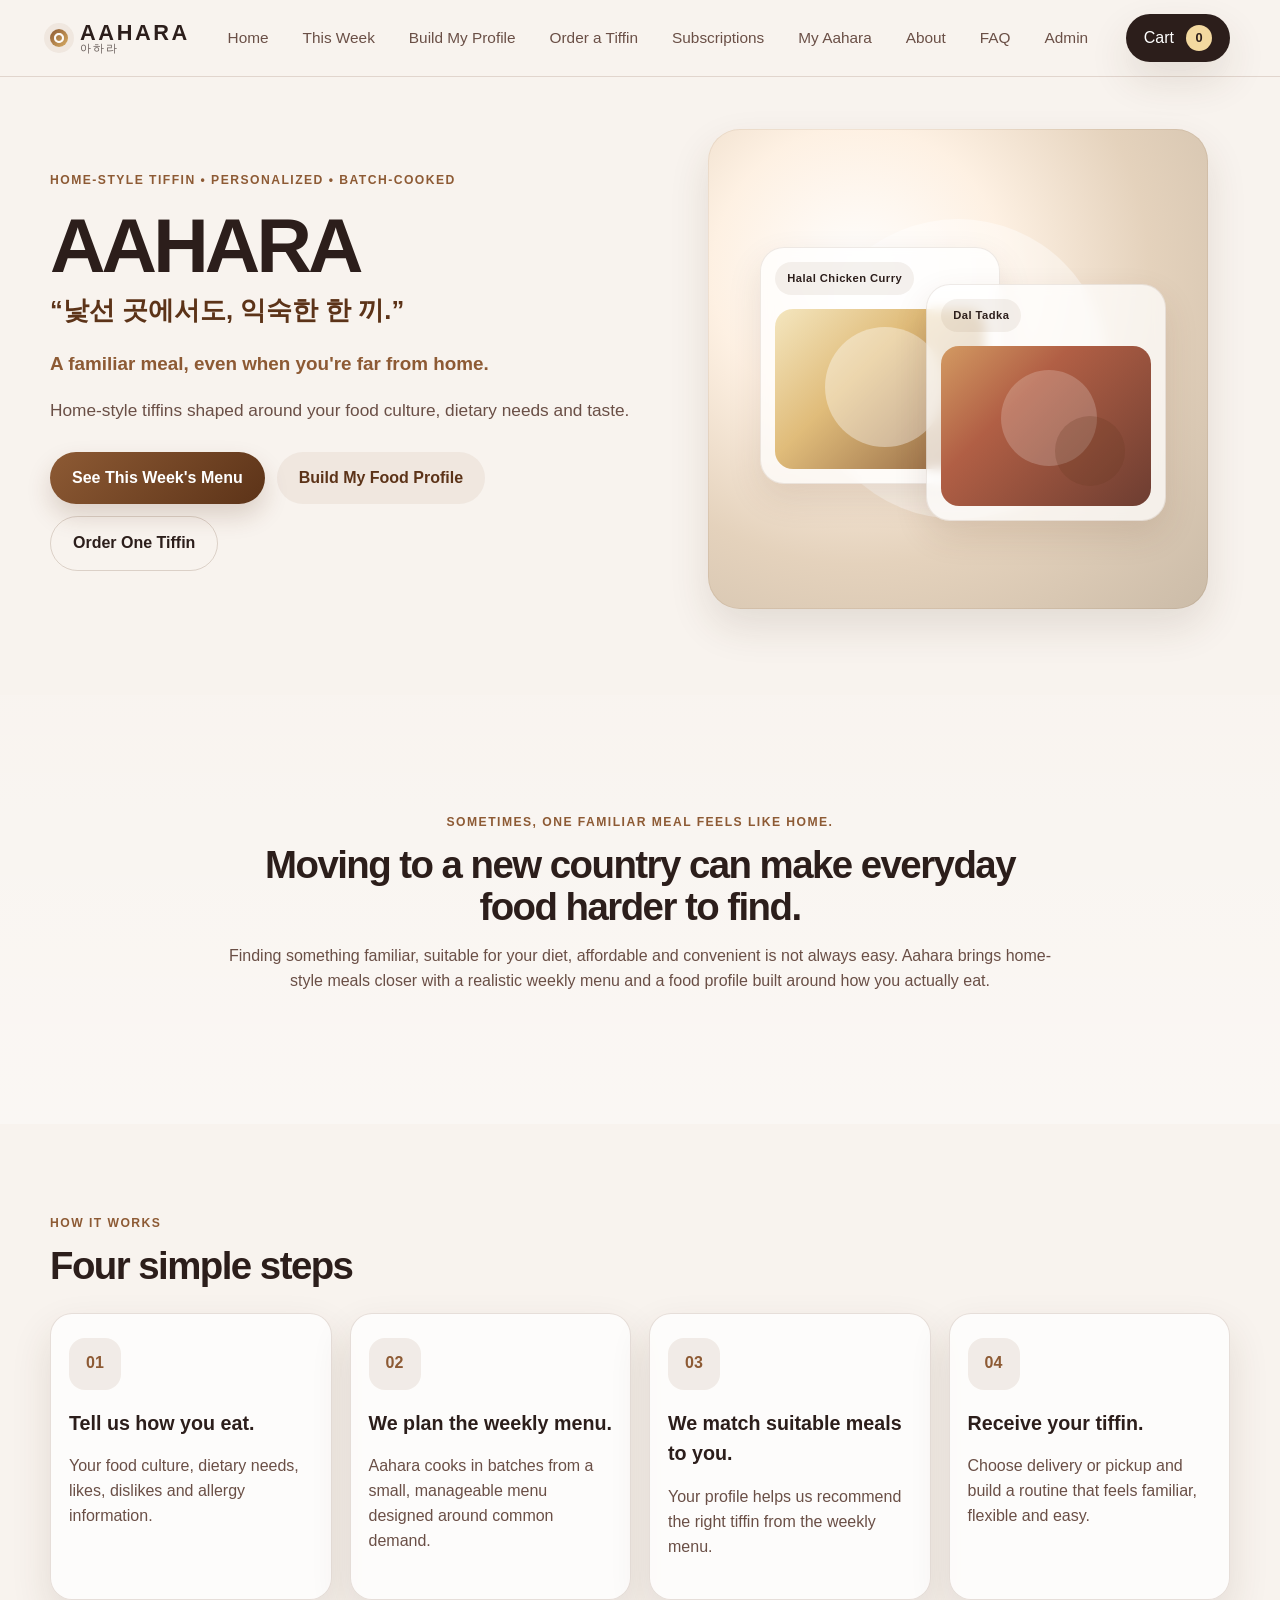
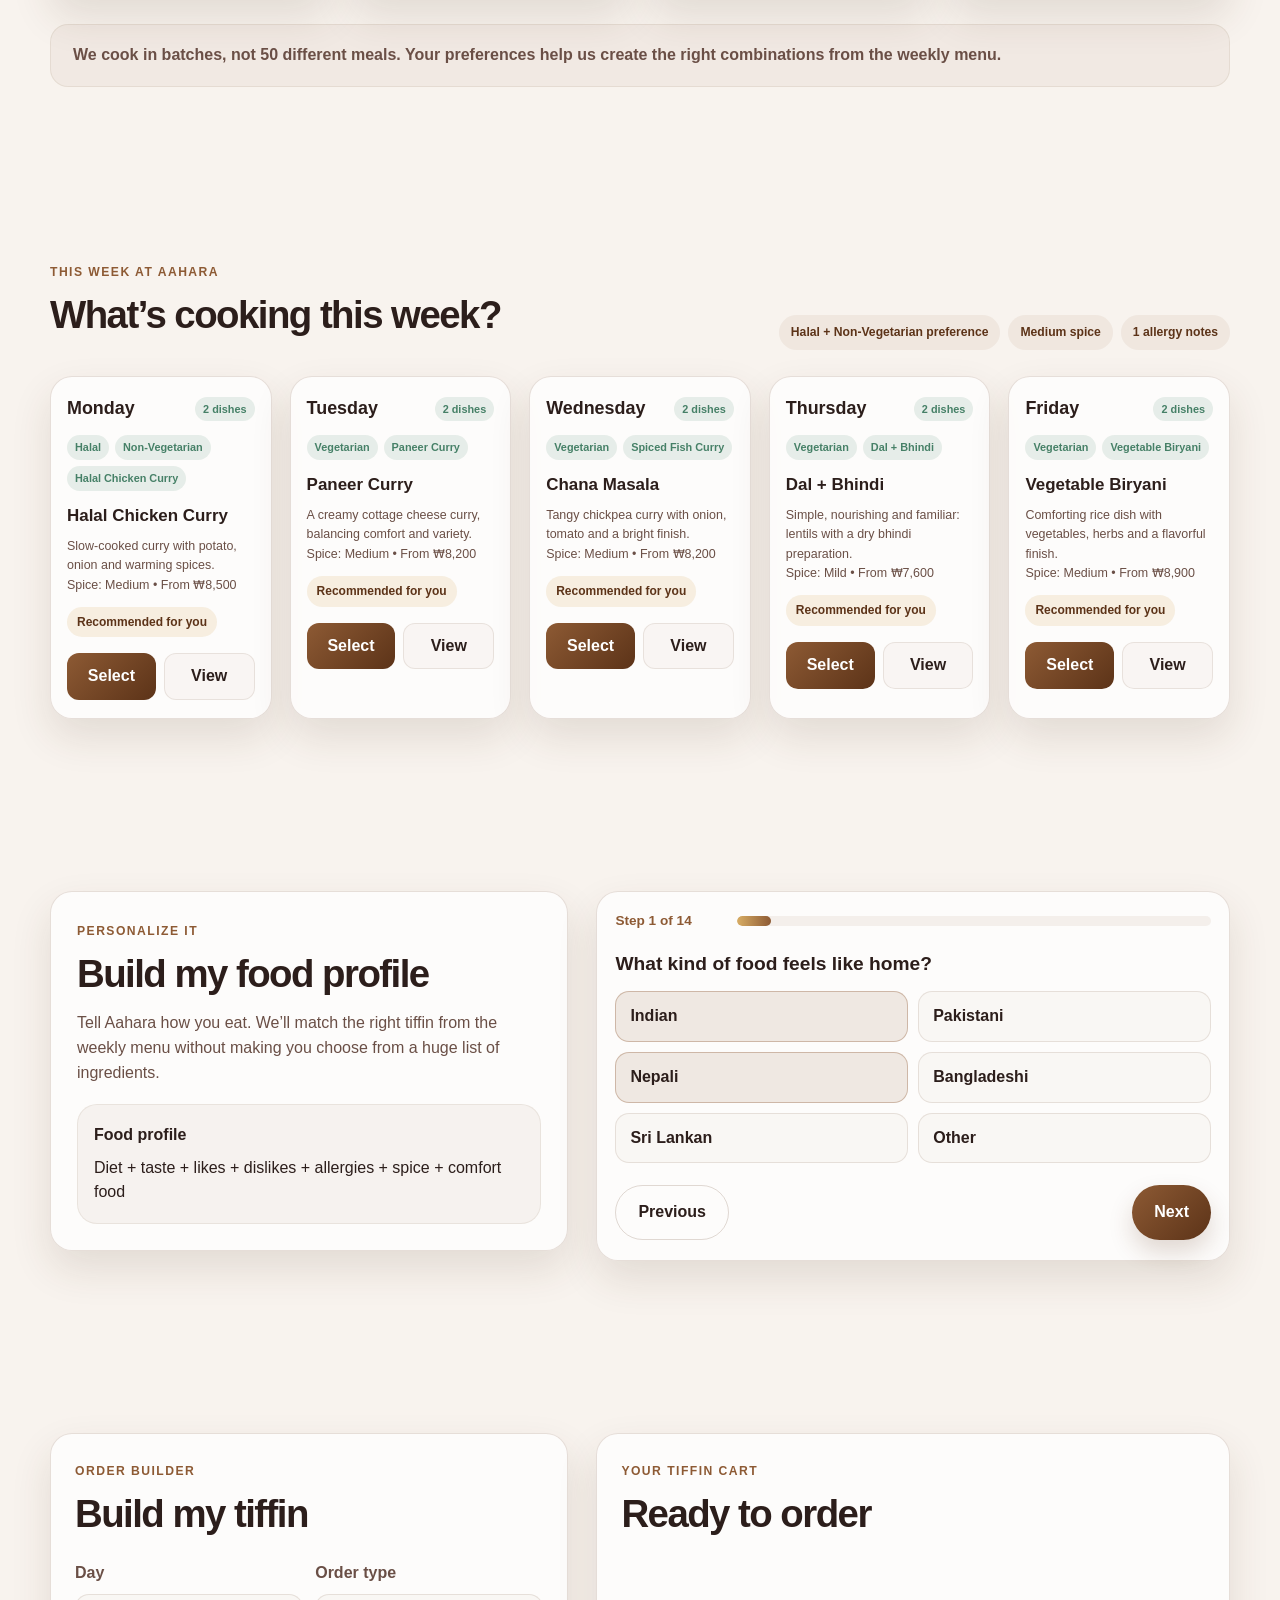
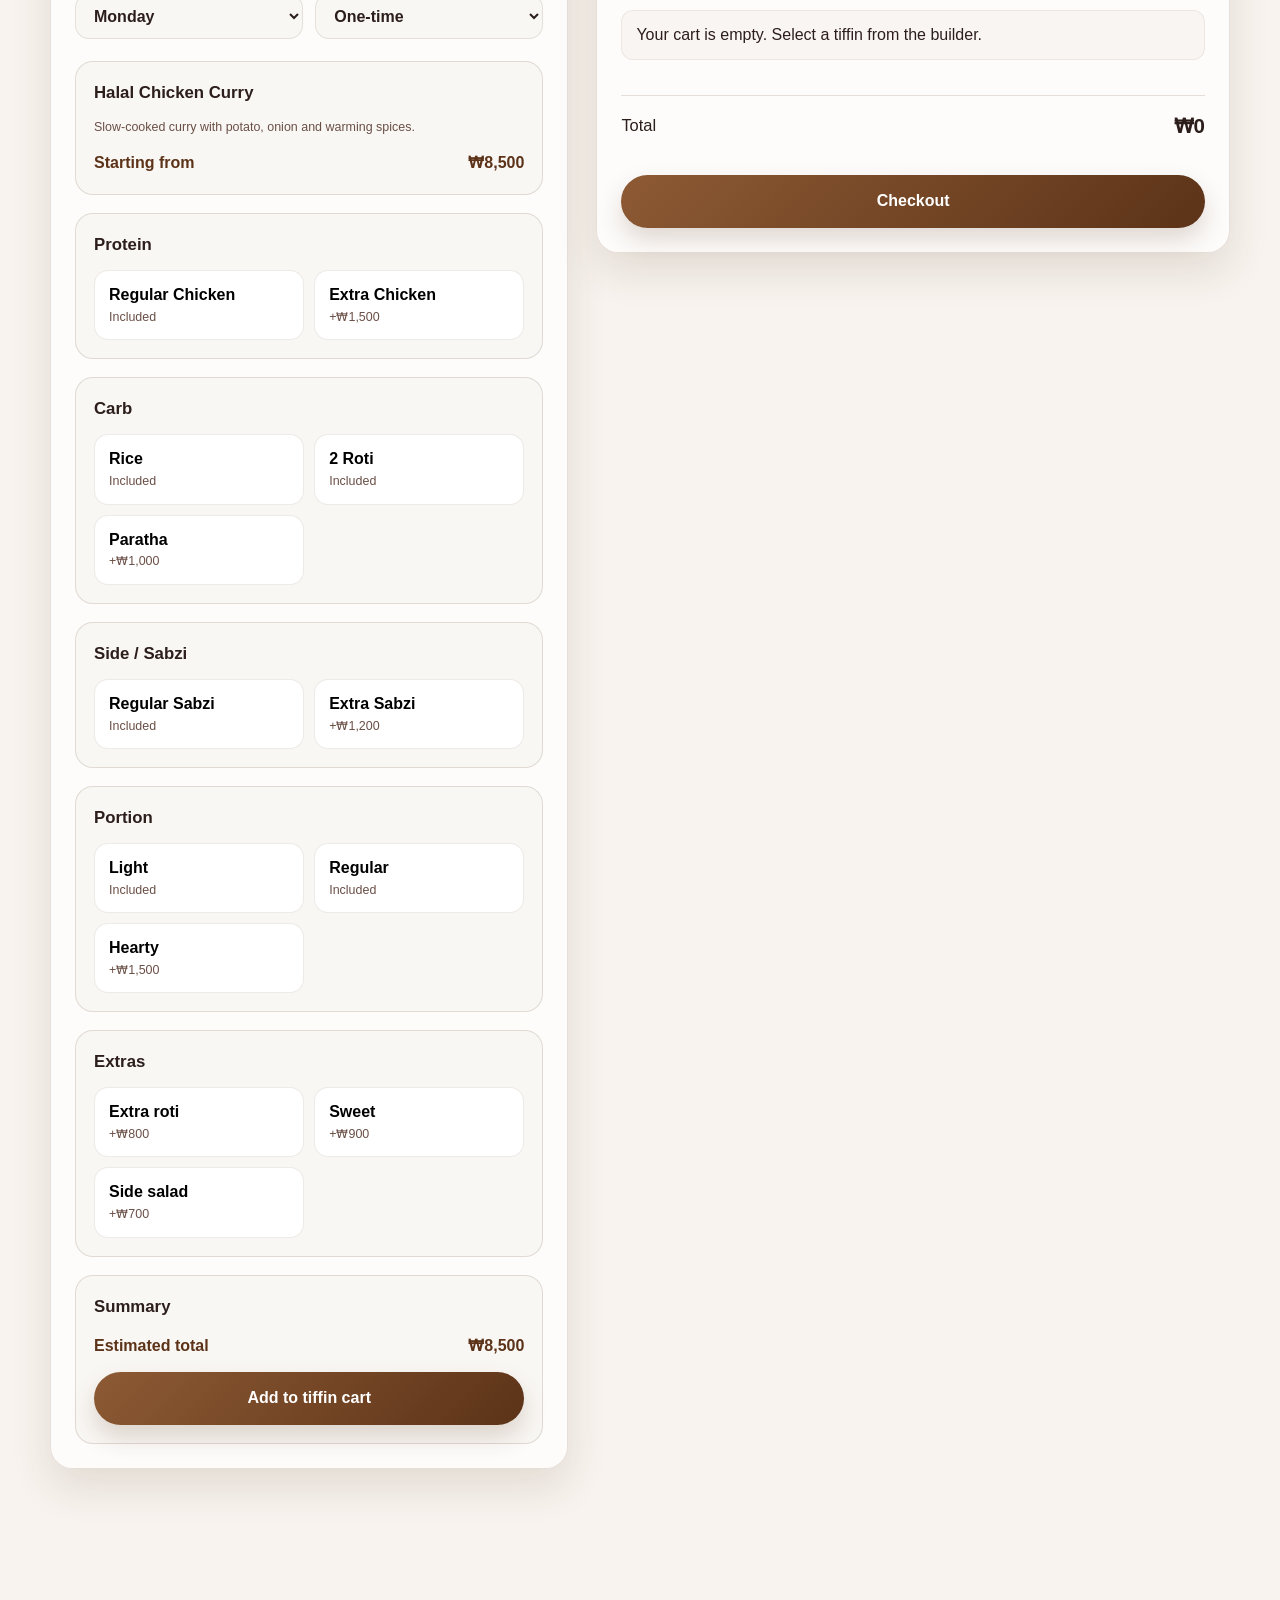
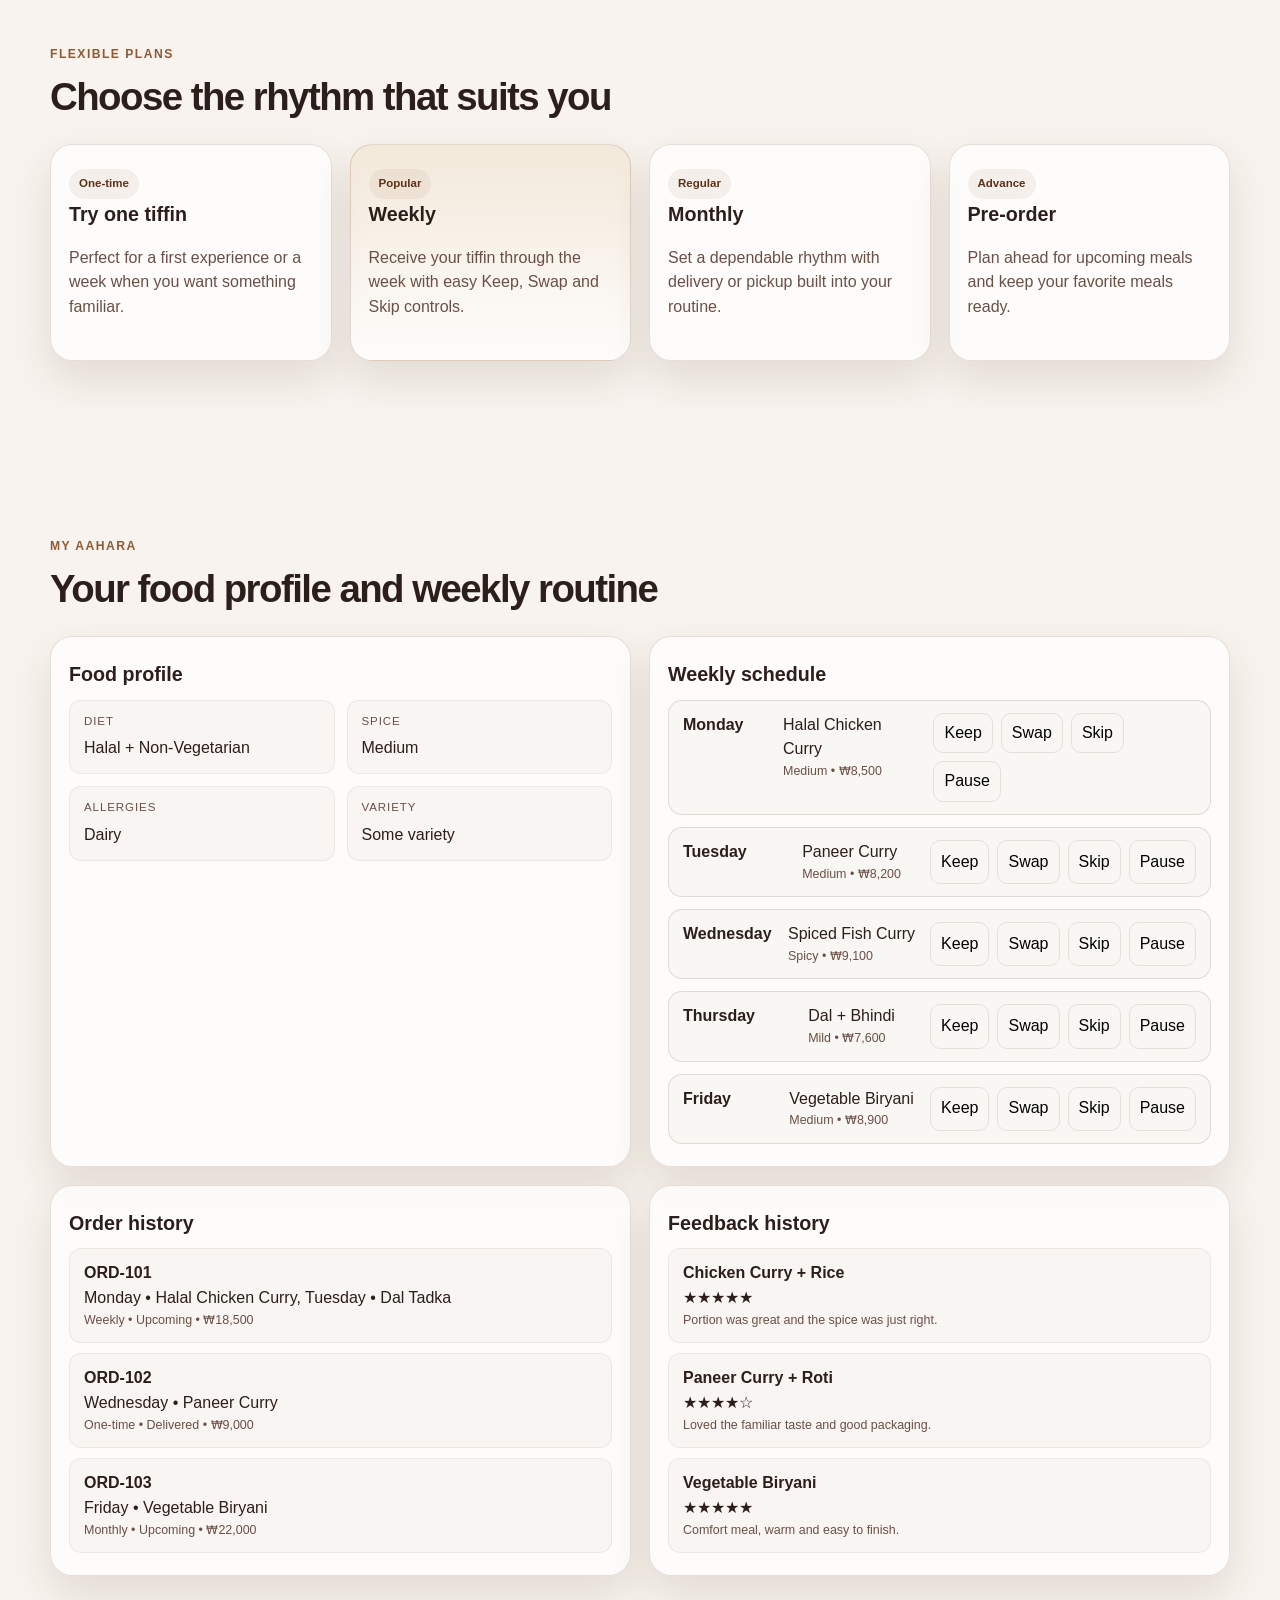
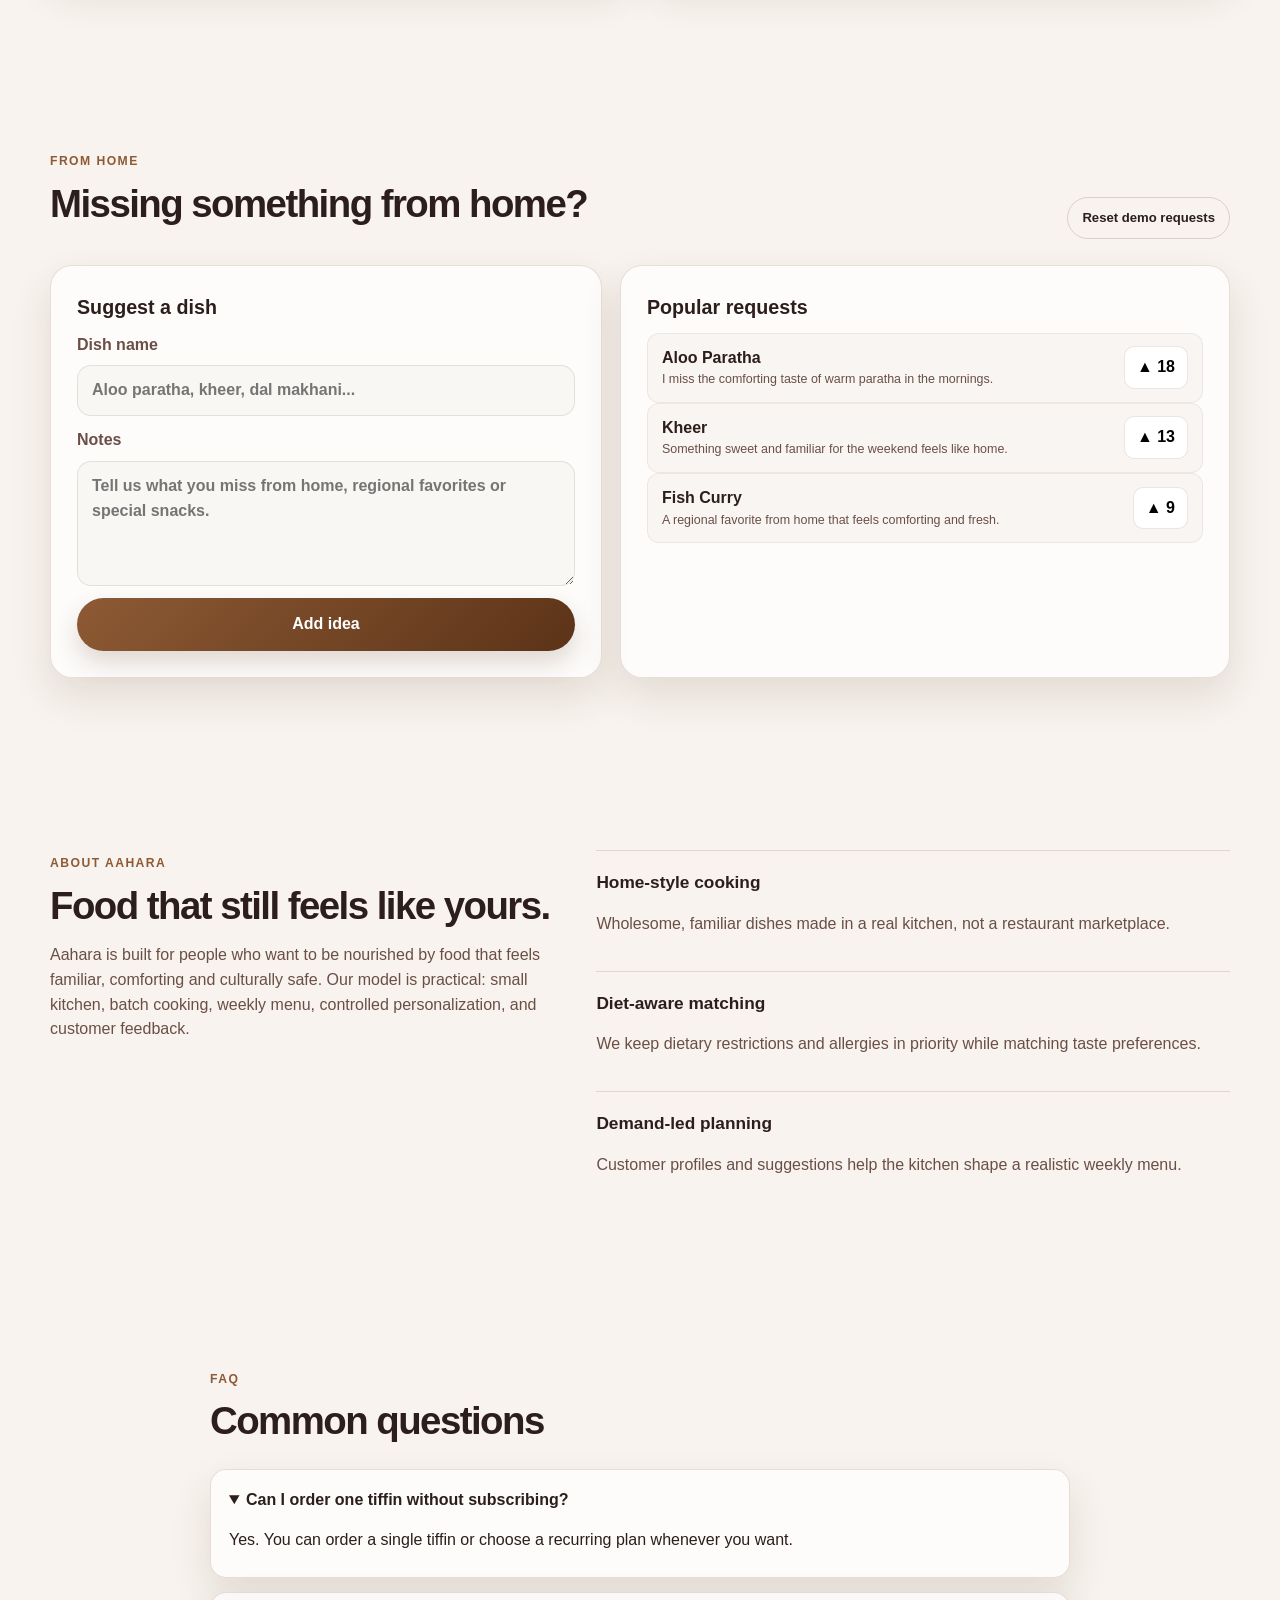
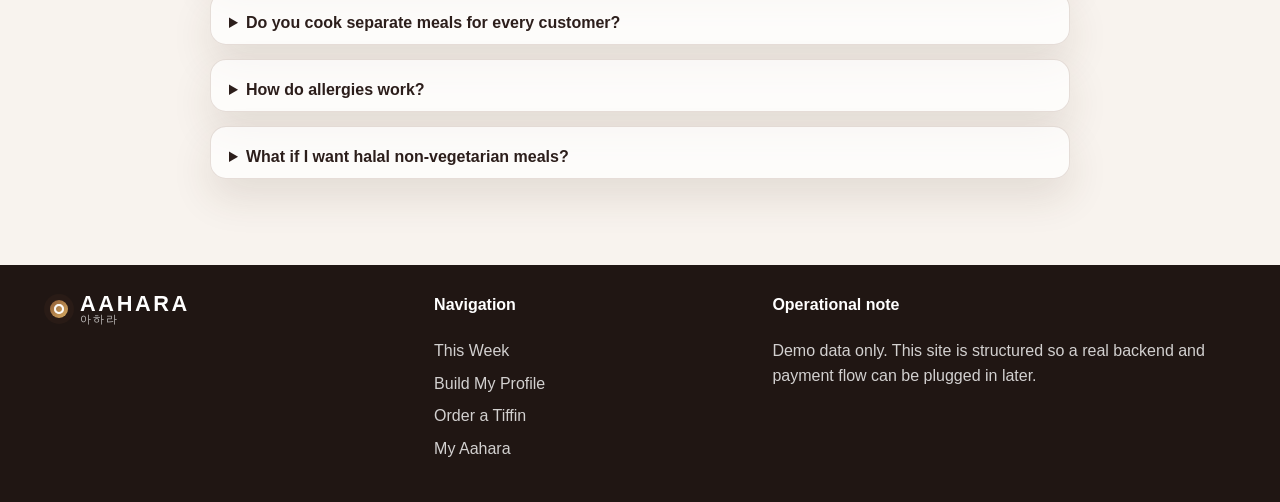
<file: index.html>
<!DOCTYPE html>
<html lang="en">
  <head>
    <meta charset="UTF-8" />
    <meta name="viewport" content="width=device-width, initial-scale=1.0" />
    <title>AAHARA | A familiar meal, even when you're far from home.</title>
    <meta name="description" content="AAHARA home-style tiffins for international students and workers in Korea." />
    <link rel="stylesheet" href="styles.css" />
  </head>
  <body>
    <header class="topbar">
      <div class="container nav-wrap">
        <a href="#home" class="brand" aria-label="AAHARA home">
          <span class="brand-mark" aria-hidden="true"></span>
          <span class="brand-text">
            <strong>AAHARA</strong>
            <small>아하라</small>
          </span>
        </a>
        <nav class="main-nav" aria-label="Main navigation">
          <a href="#home">Home</a>
          <a href="#this-week">This Week</a>
          <a href="#profile">Build My Profile</a>
          <a href="#order">Order a Tiffin</a>
          <a href="#subscriptions">Subscriptions</a>
          <a href="#my-aahara">My Aahara</a>
          <a href="#about">About</a>
          <a href="#faq">FAQ</a>
          <button class="nav-admin-btn" id="openAdminBtn">Admin</button>
        </nav>
        <button class="cart-pill" id="cartToggleBtn" aria-label="Open cart">
          <span>Cart</span>
          <strong id="cartCount">0</strong>
        </button>
      </div>
    </header>

    <main>
      <section id="home" class="hero-section">
        <div class="container hero-grid">
          <div class="hero-copy">
            <span class="eyebrow">HOME-STYLE TIFFIN • PERSONALIZED • BATCH-COOKED</span>
            <h1>AAHARA</h1>
            <h2>“낯선 곳에서도, 익숙한 한 끼.”</h2>
            <p class="subtitle">A familiar meal, even when you're far from home.</p>
            <p class="lead">Home-style tiffins shaped around your food culture, dietary needs and taste.</p>
            <div class="cta-row">
              <a href="#this-week" class="btn btn-primary">See This Week's Menu</a>
              <a href="#profile" class="btn btn-secondary">Build My Food Profile</a>
              <a href="#order" class="btn btn-ghost">Order One Tiffin</a>
            </div>
          </div>
          <div class="hero-visual">
            <div class="food-plate">
              <div class="plate-bg">
                <div class="dish-card dish-card-primary">
                  <span class="dish-tag">Halal Chicken Curry</span>
                  <div class="dish-visual rice"></div>
                </div>
                <div class="dish-card dish-card-secondary">
                  <span class="dish-tag">Dal Tadka</span>
                  <div class="dish-visual curry"></div>
                </div>
              </div>
            </div>
          </div>
        </div>
      </section>

      <section class="story-section">
        <div class="container narrow">
          <div class="story-copy">
            <span class="section-kicker">Sometimes, one familiar meal feels like home.</span>
            <h3>Moving to a new country can make everyday food harder to find.</h3>
            <p>
              Finding something familiar, suitable for your diet, affordable and convenient is not always easy.
              Aahara brings home-style meals closer with a realistic weekly menu and a food profile built around how you actually eat.
            </p>
          </div>
        </div>
      </section>

      <section class="how-it-works">
        <div class="container">
          <div class="section-header">
            <span class="section-kicker">How it works</span>
            <h3>Four simple steps</h3>
          </div>
          <div class="steps-grid">
            <article class="step-card">
              <span class="step-number">01</span>
              <h4>Tell us how you eat.</h4>
              <p>Your food culture, dietary needs, likes, dislikes and allergy information.</p>
            </article>
            <article class="step-card">
              <span class="step-number">02</span>
              <h4>We plan the weekly menu.</h4>
              <p>Aahara cooks in batches from a small, manageable menu designed around common demand.</p>
            </article>
            <article class="step-card">
              <span class="step-number">03</span>
              <h4>We match suitable meals to you.</h4>
              <p>Your profile helps us recommend the right tiffin from the weekly menu.</p>
            </article>
            <article class="step-card">
              <span class="step-number">04</span>
              <h4>Receive your tiffin.</h4>
              <p>Choose delivery or pickup and build a routine that feels familiar, flexible and easy.</p>
            </article>
          </div>
          <div class="callout-box">
            We cook in batches, not 50 different meals. Your preferences help us create the right combinations from the weekly menu.
          </div>
        </div>
      </section>

      <section id="this-week" class="menu-section">
        <div class="container">
          <div class="section-header split-header">
            <div>
              <span class="section-kicker">This week at Aahara</span>
              <h3>What’s cooking this week?</h3>
            </div>
            <div class="badge-row" id="weeklyBadgeRow"></div>
          </div>
          <div id="weeklyMenuGrid" class="weekly-grid"></div>
        </div>
      </section>

      <section id="profile" class="profile-section">
        <div class="container profile-layout">
          <div class="profile-intro">
            <span class="section-kicker">Personalize it</span>
            <h3>Build my food profile</h3>
            <p>Tell Aahara how you eat. We’ll match the right tiffin from the weekly menu without making you choose from a huge list of ingredients.</p>
            <div class="mini-card">
              <strong>Food profile</strong>
              <span>Diet + taste + likes + dislikes + allergies + spice + comfort food</span>
            </div>
          </div>
          <div class="profile-card">
            <div class="wizard-topbar">
              <span class="wizard-step" id="wizardStepLabel">Step 1 of 14</span>
              <div class="progress-track"><span id="wizardProgress"></span></div>
            </div>
            <div id="profileWizard"></div>
          </div>
        </div>
      </section>

      <section id="order" class="order-section">
        <div class="container order-layout">
          <div class="order-builder-panel">
            <div class="section-header compact">
              <span class="section-kicker">Order builder</span>
              <h3>Build my tiffin</h3>
            </div>
            <div class="order-form-grid">
              <label>
                Day
                <select id="daySelect"></select>
              </label>
              <label>
                Order type
                <select id="boOrderType">
                  <option value="One-time">One-time</option>
                  <option value="Weekly">Weekly</option>
                  <option value="Monthly">Monthly</option>
                  <option value="Advance">Advance</option>
                </select>
              </label>
            </div>
            <div id="orderBuilderOptions"></div>
          </div>

          <aside class="cart-panel" id="cartPanel">
            <div class="section-header compact">
              <span class="section-kicker">Your tiffin cart</span>
              <h3>Ready to order</h3>
            </div>
            <div id="cartItems"></div>
            <div class="cart-total">
              <span>Total</span>
              <strong id="cartTotal">₩0</strong>
            </div>
            <button id="checkoutBtn" class="btn btn-primary full-width">Checkout</button>
          </aside>
        </div>
      </section>

      <section id="subscriptions" class="plans-section">
        <div class="container">
          <div class="section-header">
            <span class="section-kicker">Flexible plans</span>
            <h3>Choose the rhythm that suits you</h3>
          </div>
          <div class="plans-grid">
            <article class="plan-card">
              <span class="plan-badge">One-time</span>
              <h4>Try one tiffin</h4>
              <p>Perfect for a first experience or a week when you want something familiar.</p>
            </article>
            <article class="plan-card featured-plan">
              <span class="plan-badge">Popular</span>
              <h4>Weekly</h4>
              <p>Receive your tiffin through the week with easy Keep, Swap and Skip controls.</p>
            </article>
            <article class="plan-card">
              <span class="plan-badge">Regular</span>
              <h4>Monthly</h4>
              <p>Set a dependable rhythm with delivery or pickup built into your routine.</p>
            </article>
            <article class="plan-card">
              <span class="plan-badge">Advance</span>
              <h4>Pre-order</h4>
              <p>Plan ahead for upcoming meals and keep your favorite meals ready.</p>
            </article>
          </div>
        </div>
      </section>

      <section id="my-aahara" class="dashboard-section">
        <div class="container">
          <div class="section-header">
            <span class="section-kicker">My Aahara</span>
            <h3>Your food profile and weekly routine</h3>
          </div>
          <div id="myAaharaContent"></div>
        </div>
      </section>

      <section class="suggestions-section" id="suggestions">
        <div class="container">
          <div class="section-header split-header">
            <div>
              <span class="section-kicker">From home</span>
              <h3>Missing something from home?</h3>
            </div>
            <button id="clearSuggestionsBtn" class="btn btn-ghost small-btn">Reset demo requests</button>
          </div>
          <div class="suggestions-grid">
            <div class="suggestion-form-card">
              <h4>Suggest a dish</h4>
              <form id="suggestionForm">
                <label>
                  Dish name
                  <input id="suggestionName" type="text" placeholder="Aloo paratha, kheer, dal makhani..." required />
                </label>
                <label>
                  Notes
                  <textarea id="suggestionNote" rows="4" placeholder="Tell us what you miss from home, regional favorites or special snacks."></textarea>
                </label>
                <button class="btn btn-primary full-width" type="submit">Add idea</button>
              </form>
            </div>
            <div class="suggestions-list-card">
              <h4>Popular requests</h4>
              <div id="suggestionsList"></div>
            </div>
          </div>
        </div>
      </section>

      <section id="about" class="about-section">
        <div class="container two-column-layout">
          <div>
            <span class="section-kicker">About Aahara</span>
            <h3>Food that still feels like yours.</h3>
            <p>
              Aahara is built for people who want to be nourished by food that feels familiar, comforting and culturally safe. Our model is practical: small kitchen, batch cooking, weekly menu, controlled personalization, and customer feedback.
            </p>
          </div>
          <div class="value-list">
            <div>
              <strong>Home-style cooking</strong>
              <p>Wholesome, familiar dishes made in a real kitchen, not a restaurant marketplace.</p>
            </div>
            <div>
              <strong>Diet-aware matching</strong>
              <p>We keep dietary restrictions and allergies in priority while matching taste preferences.</p>
            </div>
            <div>
              <strong>Demand-led planning</strong>
              <p>Customer profiles and suggestions help the kitchen shape a realistic weekly menu.</p>
            </div>
          </div>
        </div>
      </section>

      <section id="faq" class="faq-section">
        <div class="container narrow">
          <div class="section-header">
            <span class="section-kicker">FAQ</span>
            <h3>Common questions</h3>
          </div>
          <div class="faq-list">
            <details open>
              <summary>Can I order one tiffin without subscribing?</summary>
              <p>Yes. You can order a single tiffin or choose a recurring plan whenever you want.</p>
            </details>
            <details>
              <summary>Do you cook separate meals for every customer?</summary>
              <p>No. Aahara works from a practical weekly menu and matches suitable components and meal combinations to each customer profile.</p>
            </details>
            <details>
              <summary>How do allergies work?</summary>
              <p>Allergy information is treated as a higher priority than general preferences. Dishes with allergens can be clearly marked and filtered out when needed.</p>
            </details>
            <details>
              <summary>What if I want halal non-vegetarian meals?</summary>
              <p>When the weekly menu includes suitable halal non-veg dishes, those remain available to customers with halal + non-vegetarian preferences.</p>
            </details>
          </div>
        </div>
      </section>
    </main>

    <footer class="site-footer">
      <div class="container footer-grid">
        <div>
          <a href="#home" class="brand footer-brand">
            <span class="brand-mark" aria-hidden="true"></span>
            <span class="brand-text">
              <strong>AAHARA</strong>
              <small>아하라</small>
            </span>
          </a>
        </div>
        <div>
          <h4>Navigation</h4>
          <ul>
            <li><a href="#this-week">This Week</a></li>
            <li><a href="#profile">Build My Profile</a></li>
            <li><a href="#order">Order a Tiffin</a></li>
            <li><a href="#my-aahara">My Aahara</a></li>
          </ul>
        </div>
        <div>
          <h4>Operational note</h4>
          <p>Demo data only. This site is structured so a real backend and payment flow can be plugged in later.</p>
        </div>
      </div>
    </footer>

    <div id="checkoutModal" class="modal hidden" aria-modal="true" role="dialog">
      <div class="modal-card">
        <div class="modal-header">
          <h3>Checkout</h3>
          <button id="closeCheckoutBtn" class="close-btn" aria-label="Close checkout">×</button>
        </div>
        <form id="checkoutForm">
          <div class="checkout-grid">
            <label>
              Full name
              <input type="text" id="checkoutName" value="Aisha Khan" required />
            </label>
            <label>
              Contact number
              <input type="tel" id="checkoutPhone" value="010-1234-5678" required />
            </label>
            <label>
              Delivery or pickup
              <select id="deliveryModeSelect">
                <option value="Delivery">Delivery</option>
                <option value="Pickup">Pickup</option>
              </select>
            </label>
            <label>
              Preferred slot
              <select id="deliverySlotSelect">
                <option>12:00</option>
                <option>13:30</option>
                <option>18:00</option>
                <option>19:30</option>
              </select>
            </label>
            <label>
              Zone / pickup hub
              <select id="zoneSelect"></select>
            </label>
            <label>
              Notes
              <textarea id="checkoutNotes" rows="3" placeholder="Extra instructions, door code, etc."></textarea>
            </label>
          </div>
          <div class="checkout-action-row">
            <div class="cart-total small-total">
              <span>Order total</span>
              <strong id="checkoutTotal">₩0</strong>
            </div>
            <button class="btn btn-primary" type="submit" id="placeOrderBtn">Place Order</button>
          </div>
        </form>
      </div>
    </div>

    <div id="adminModal" class="modal hidden" aria-modal="true" role="dialog">
      <div class="modal-card admin-modal-card">
        <div class="modal-header">
          <h3>Kitchen Access</h3>
          <button id="closeAdminBtn" class="close-btn" aria-label="Close admin">×</button>
        </div>
        <div id="adminLoginView" class="admin-login-box">
          <p>Enter the demo kitchen password to access admin features.</p>
          <label>
            Password
            <input id="adminPasswordInput" type="password" placeholder="••••••••" />
          </label>
          <button id="adminLoginBtn" class="btn btn-primary full-width">Open Dashboard</button>
        </div>
        <div id="adminDashboardView" class="hidden admin-dashboard-box">
          <div class="admin-tabs">
            <button class="admin-tab active" data-tab="menu">Menu</button>
            <button class="admin-tab" data-tab="demand">Demand</button>
            <button class="admin-tab" data-tab="zones">Zones</button>
            <button class="admin-tab" data-tab="suggestions">Requests</button>
            <button class="admin-tab" data-tab="feedback">Feedback</button>
          </div>
          <div id="adminTabContent"></div>
        </div>
      </div>
    </div>

    <script src="app.js"></script>
  </body>
</html>
</file>
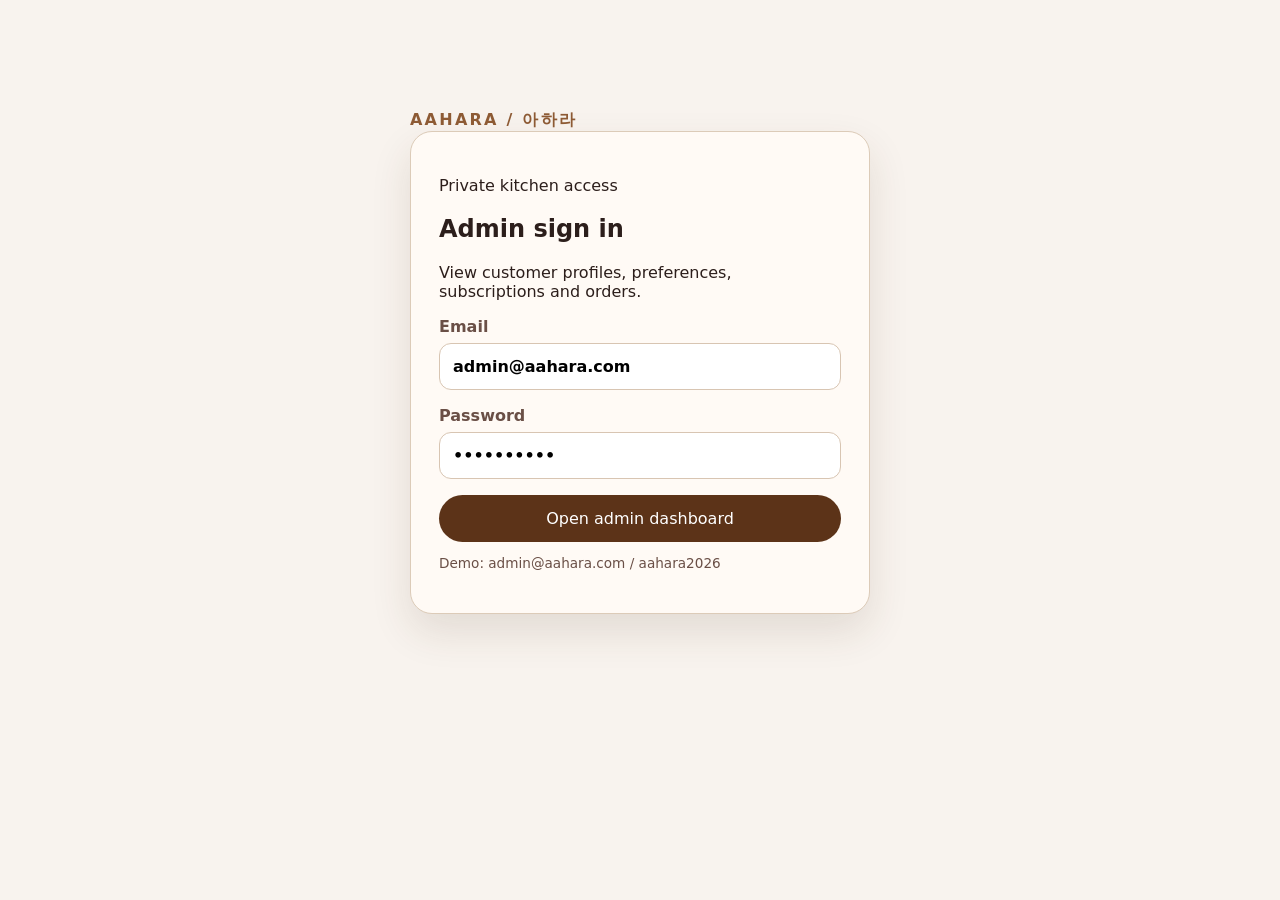
<file: admin-login.html>
<!doctype html>
<html lang="en"><head><meta charset="utf-8"><meta name="viewport" content="width=device-width,initial-scale=1"><title>AAHARA Admin Login</title><style>body{margin:0;font:16px system-ui;background:#f8f3ee;color:#2c1e1b}.wrap{max-width:460px;margin:10vh auto;padding:20px}.card{background:#fffaf5;border:1px solid #dccbb8;border-radius:22px;padding:28px;box-shadow:0 18px 40px #4c301b1f}.brand{font-weight:800;letter-spacing:.14em;color:#8d5a34;text-decoration:none}label{display:block;margin:16px 0;color:#6a4f46;font-weight:600}input{display:block;width:100%;box-sizing:border-box;margin-top:7px;padding:13px;border:1px solid #d8c5b2;border-radius:12px;font:inherit}button{width:100%;padding:14px;border:0;border-radius:999px;background:#5c3318;color:#fff;font-weight:700;font:inherit;cursor:pointer}.note{font-size:.85rem;color:#6a4f46}</style></head><body><main class="wrap"><a class="brand" href="index.html">AAHARA / 아하라</a><section class="card"><p>Private kitchen access</p><h1>Admin sign in</h1><p>View customer profiles, preferences, subscriptions and orders.</p><form id="login"><label>Email<input id="email" type="email" value="admin@aahara.com" required></label><label>Password<input id="password" type="password" value="aahara2026" required></label><button>Open admin dashboard</button></form><p class="note">Demo: admin@aahara.com / aahara2026</p></section></main><script>document.getElementById('login').onsubmit=e=>{e.preventDefault();if(email.value==='admin@aahara.com'&&password.value==='aahara2026'){sessionStorage.setItem('aaharaAdmin','true');location.href='admin.html'}else alert('Use admin@aahara.com / aahara2026')};</script></body></html>
</file>
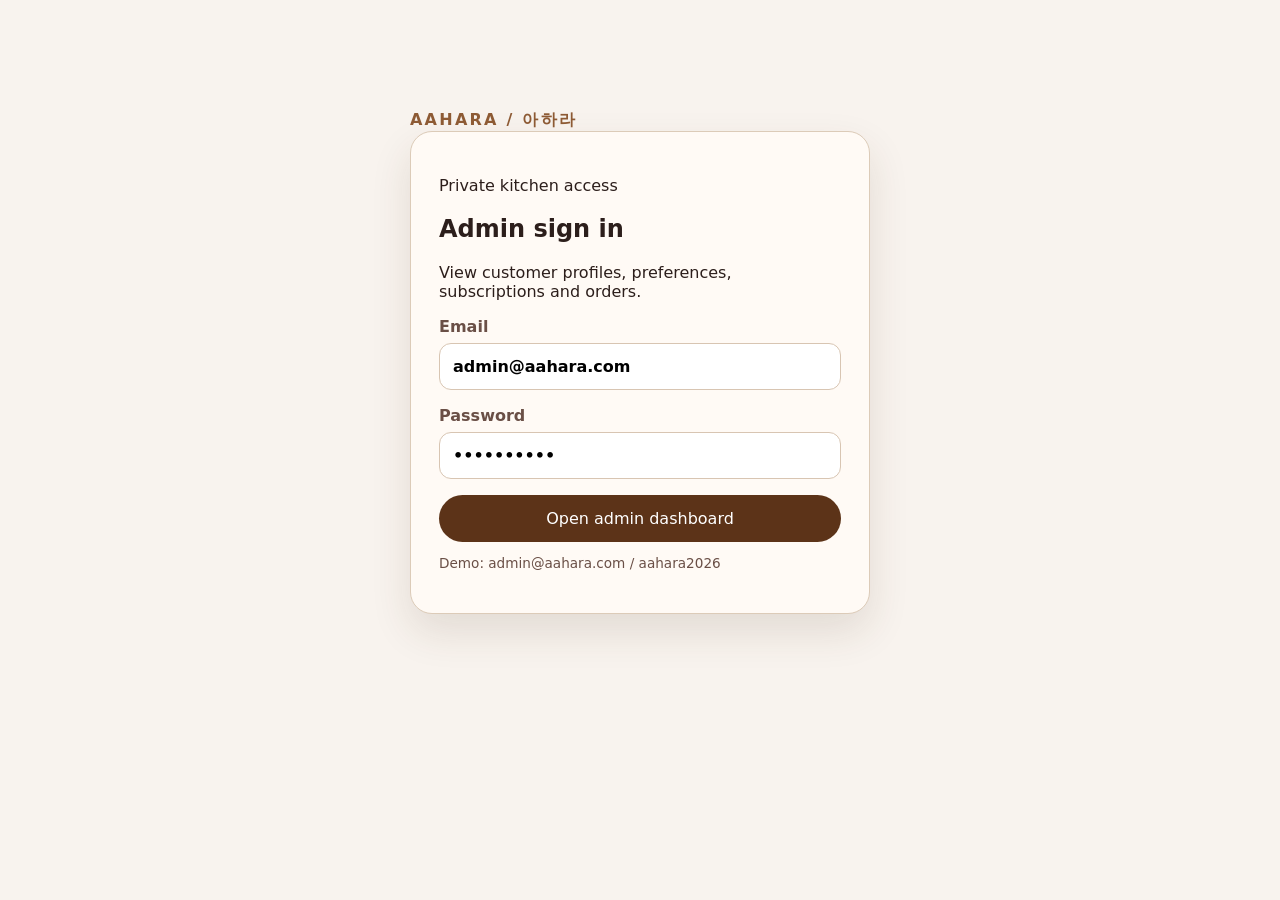
<file: admin.html>
<!doctype html>
<html lang="en"><head><meta charset="utf-8"><meta name="viewport" content="width=device-width,initial-scale=1"><title>AAHARA Admin Dashboard</title><style>body{margin:0;font:15px system-ui;background:#f8f3ee;color:#2c1e1b}.bar{padding:18px 5%;background:#fffaf5;border-bottom:1px solid #dccbb8;display:flex;justify-content:space-between}.brand{font-weight:800;letter-spacing:.14em;color:#8d5a34}.wrap{max-width:1200px;margin:40px auto;padding:0 18px}.card{background:#fffaf5;border:1px solid #dccbb8;border-radius:20px;padding:22px;box-shadow:0 12px 30px #4c301b14;margin-bottom:18px}.stats{display:grid;grid-template-columns:repeat(4,1fr);gap:15px}.stat{padding:18px;background:#f3e4d5;border-radius:16px}.stat b{font-size:1.8rem;display:block}.btn{padding:10px 16px;border:0;border-radius:999px;background:#5c3318;color:#fff;font-weight:700;cursor:pointer}.ghost{background:transparent;color:#5c3318;border:1px solid #cdb59e}input{padding:11px;border:1px solid #d8c5b2;border-radius:10px;font:inherit;width:280px}.table-wrap{overflow:auto}table{width:100%;border-collapse:collapse;min-width:780px}th,td{text-align:left;padding:13px;border-bottom:1px solid #eadccc;vertical-align:top}th{color:#6a4f46}small{color:#6a4f46}@media(max-width:700px){.stats{grid-template-columns:repeat(2,1fr)}input{width:100%;box-sizing:border-box}}
</style></head><body><header class="bar"><strong class="brand">AAHARA / 아하라</strong><button class="btn ghost" id="logout">Log out</button></header><main class="wrap"><p>PRIVATE KITCHEN OPERATIONS</p><h1>Customer information</h1><p>Demo data only. Before launch, replace browser storage with authenticated server-side storage and role-based access control.</p><div class="stats"><div class="stat"><b id="count">3</b>Customers</div><div class="stat"><b id="subs">2</b>Subscriptions</div><div class="stat"><b id="orders">10</b>Orders</div><div class="stat"><b>Rice</b>Top preference</div></div><section class="card"><h2>All customer preferences and orders</h2><input id="search" placeholder="Search customers"><div class="table-wrap"><table><thead><tr><th>Customer</th><th>Diet / allergies</th><th>Food preferences</th><th>Subscription</th><th>Orders</th></tr></thead><tbody id="rows"></tbody></table></div></section></main><script>if(sessionStorage.getItem('aaharaAdmin')!=='true')location.href='admin-login.html';const customers=[{name:'Aisha Khan',email:'aisha@example.com',diet:'Halal + Non-Vegetarian',allergy:'Dairy',prefs:'Chicken, dal, rice, medium spice',sub:'Weekly',orders:'ORD-101, ORD-102'},{name:'Maya Gurung',email:'maya@example.com',diet:'Vegetarian',allergy:'None listed',prefs:'Dal, paneer, roti, mild spice',sub:'Monthly',orders:'ORD-103, ORD-104, ORD-105'},{name:'Rafiul Islam',email:'rafiul@example.com',diet:'Halal',allergy:'Tree nuts',prefs:'Biryani, chicken, rice, spicy',sub:'None',orders:'ORD-106'}];function draw(){const q=document.getElementById('search').value.toLowerCase();document.getElementById('rows').innerHTML=customers.filter(c=>(c.name+c.email+c.prefs).toLowerCase().includes(q)).map(c=>`<tr><td><b>${c.name}</b><br><small>${c.email}</small></td><td>${c.diet}<br><small>Allergies: ${c.allergy}</small></td><td>${c.prefs}</td><td>${c.sub}</td><td>${c.orders}</td></tr>`).join('')||'<tr><td colspan="5">No customers found.</td></tr>'}document.getElementById('search').oninput=draw;document.getElementById('logout').onclick=()=>{sessionStorage.removeItem('aaharaAdmin');location.href='admin-login.html'};draw();</script></body></html>
</file>
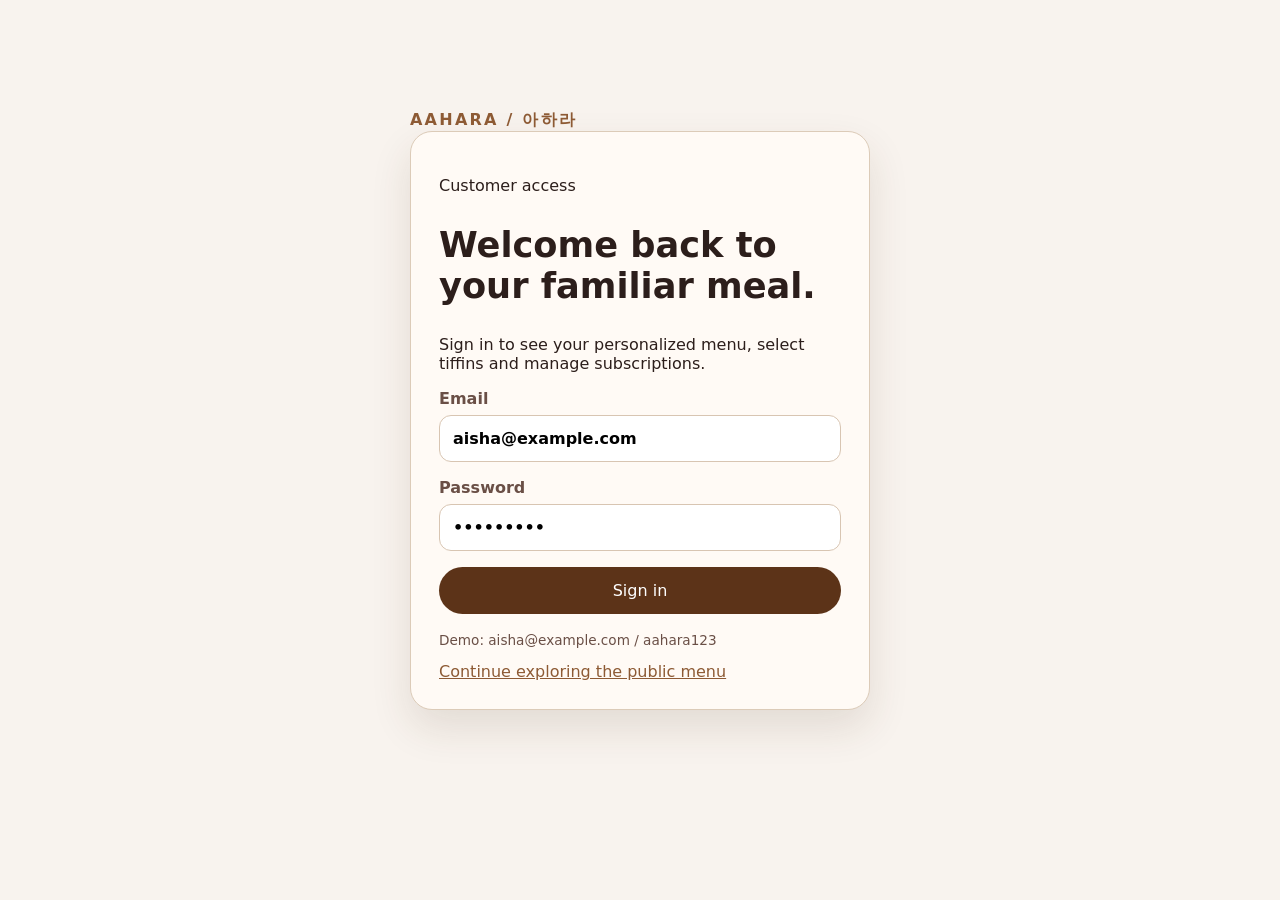
<file: customer-login.html>
<!doctype html>
<html lang="en"><head><meta charset="utf-8"><meta name="viewport" content="width=device-width,initial-scale=1"><title>AAHARA Customer Login</title><style>body{margin:0;font:16px system-ui;background:#f8f3ee;color:#2c1e1b}.wrap{max-width:460px;margin:10vh auto;padding:20px}.card{background:#fffaf5;border:1px solid #dccbb8;border-radius:22px;padding:28px;box-shadow:0 18px 40px #4c301b1f}h1{font-size:2.2rem}.brand{font-weight:800;letter-spacing:.14em;color:#8d5a34;text-decoration:none}label{display:block;margin:16px 0;color:#6a4f46;font-weight:600}input{display:block;width:100%;box-sizing:border-box;margin-top:7px;padding:13px;border:1px solid #d8c5b2;border-radius:12px;font:inherit}button{width:100%;padding:14px;border:0;border-radius:999px;background:#5c3318;color:#fff;font-weight:700;font:inherit;cursor:pointer}.note{font-size:.85rem;color:#6a4f46;margin-top:18px}a{color:#8d5a34}</style></head><body><main class="wrap"><a class="brand" href="index.html">AAHARA / 아하라</a><section class="card"><p>Customer access</p><h1>Welcome back to your familiar meal.</h1><p>Sign in to see your personalized menu, select tiffins and manage subscriptions.</p><form id="login"><label>Email<input id="email" type="email" value="aisha@example.com" required></label><label>Password<input id="password" type="password" value="aahara123" required></label><button>Sign in</button></form><p class="note">Demo: aisha@example.com / aahara123</p><a href="index.html">Continue exploring the public menu</a></section></main><script>document.getElementById('login').onsubmit=e=>{e.preventDefault();if(email.value==='aisha@example.com'&&password.value==='aahara123'){sessionStorage.setItem('aaharaCustomer','true');location.href='customer.html'}else alert('Use aisha@example.com / aahara123')};</script></body></html>
</file>
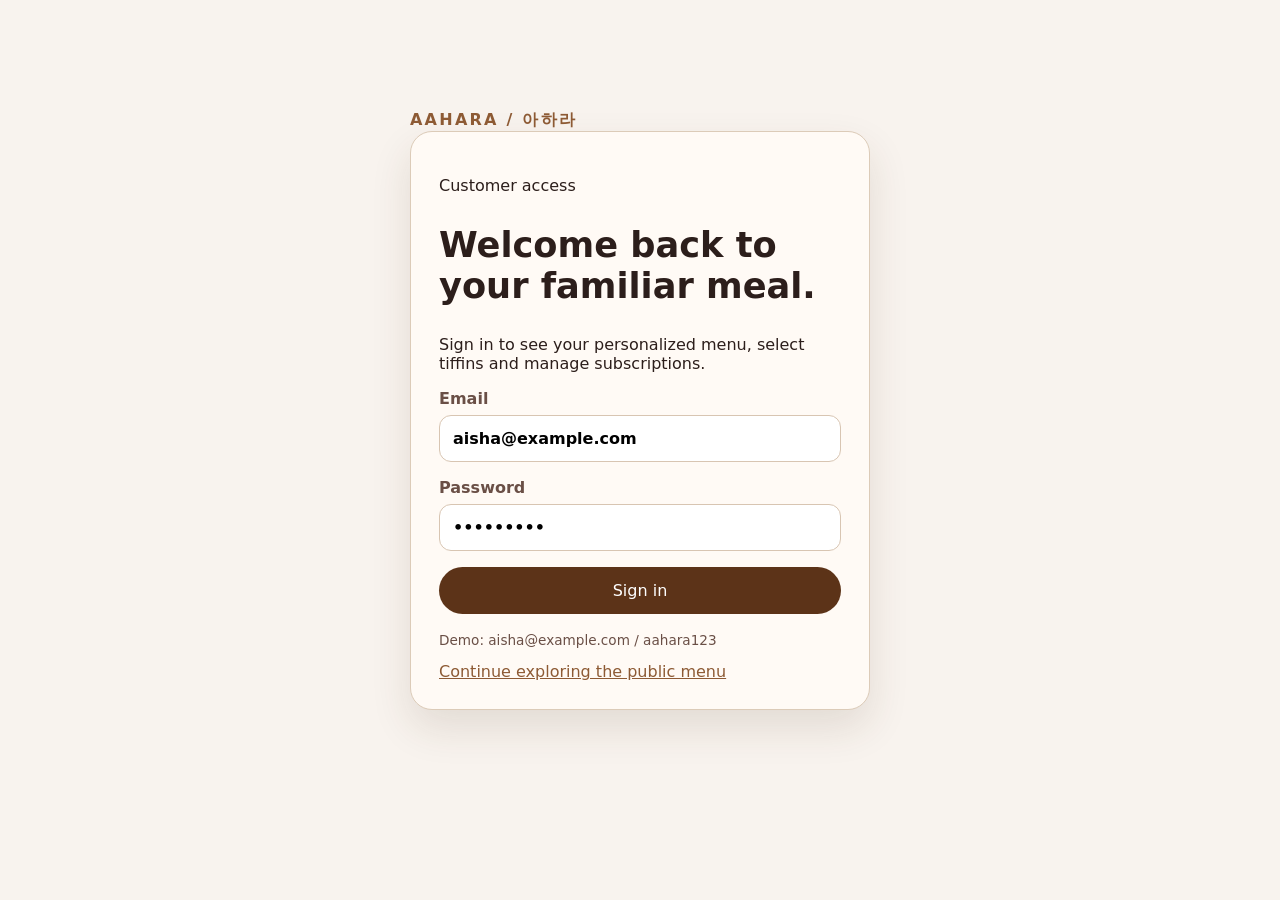
<file: customer.html>
<!doctype html>
<html lang="en"><head><meta charset="utf-8"><meta name="viewport" content="width=device-width,initial-scale=1"><title>AAHARA Customer</title><style>body{margin:0;font:16px system-ui;background:#f8f3ee;color:#2c1e1b}.bar{padding:18px 5%;background:#fffaf5;border-bottom:1px solid #dccbb8;display:flex;justify-content:space-between}.brand{font-weight:800;letter-spacing:.14em;color:#8d5a34}.wrap{max-width:1100px;margin:40px auto;padding:0 18px}.grid{display:grid;grid-template-columns:repeat(2,1fr);gap:18px}.card{background:#fffaf5;border:1px solid #dccbb8;border-radius:20px;padding:22px;box-shadow:0 12px 30px #4c301b14}.meal{display:flex;justify-content:space-between;gap:16px;align-items:center;border-top:1px solid #eadccc;padding:15px 0}.btn{padding:11px 16px;border:0;border-radius:999px;background:#5c3318;color:#fff;font-weight:700;cursor:pointer}.ghost{background:transparent;color:#5c3318;border:1px solid #cdb59e}.pill{display:inline-block;padding:5px 10px;border-radius:99px;background:#f3d9a0;font-size:.8rem}.muted{color:#6a4f46;font-size:.9rem}@media(max-width:700px){.grid{grid-template-columns:1fr}.bar{align-items:center}}
</style></head><body><header class="bar"><strong class="brand">AAHARA / 아하라</strong><button class="btn ghost" id="logout">Log out</button></header><main class="wrap"><p class="pill">SIGNED-IN CUSTOMER</p><h1>Good to see you, Aisha.</h1><p class="muted">Choose from the kitchen's weekly menu. Your profile and allergies guide suitable meals.</p><div class="grid"><section class="card"><h2>Food profile</h2><div class="meal"><span>Diet</span><strong>Halal + Non-Vegetarian</strong></div><div class="meal"><span>Allergies</span><strong>Dairy</strong></div><div class="meal"><span>Preferences</span><strong>Chicken, dal, rice</strong></div><a class="btn ghost" href="index.html#profile">Edit profile</a></section><section class="card"><h2>Subscription</h2><p id="sub">No active subscription</p><button class="btn plan" data-plan="Weekly">Choose Weekly</button> <button class="btn plan" data-plan="Monthly">Choose Monthly</button><br><br><button class="btn ghost" id="pause">Pause</button></section></div><section class="card" style="margin-top:18px"><h2>Select your tiffin</h2><p class="muted">Ordering is available after customer login.</p><div id="meals"></div></section><section class="card" style="margin-top:18px"><h2>My orders</h2><div id="orders"></div></section></main><script>if(sessionStorage.getItem('aaharaCustomer')!=='true')location.href='customer-login.html';const meals=[['Monday','Halal Chicken Curry',8500],['Tuesday','Paneer Curry',8200],['Wednesday','Chana Masala',8200],['Thursday','Dal + Bhindi',7600],['Friday','Halal Chicken Biryani',9600]];const orders=()=>JSON.parse(localStorage.getItem('aaharaCustomerOrders')||'[]');function draw(){document.getElementById('meals').innerHTML=meals.map((m,i)=>`<div class="meal"><span><strong>${m[0]} — ${m[1]}</strong><br><small>One complete tiffin • ₩${m[2].toLocaleString()}</small></span><button class="btn" data-i="${i}">Select</button></div>`).join('');document.querySelectorAll('[data-i]').forEach(b=>b.onclick=()=>{const m=meals[b.dataset.i],a=orders();a.unshift({id:'ORD-'+Date.now(),day:m[0],meal:m[1],price:m[2],status:'Selected'});localStorage.setItem('aaharaCustomerOrders',JSON.stringify(a));drawOrders();alert('Tiffin selected. Delivery and payment can be connected to the checkout backend.');})}function drawOrders(){const a=orders();document.getElementById('orders').innerHTML=a.length?a.map(o=>`<div class="meal"><span>${o.id} • ${o.day} • ${o.meal}</span><strong>₩${o.price.toLocaleString()}</strong></div>`).join(''):'<p class="muted">No orders yet.</p>'}document.querySelectorAll('.plan').forEach(b=>b.onclick=()=>{localStorage.setItem('aaharaSubscription',b.dataset.plan);document.getElementById('sub').textContent=b.dataset.plan+' subscription selected'});document.getElementById('pause').onclick=()=>{localStorage.setItem('aaharaSubscription','Paused');document.getElementById('sub').textContent='Subscription paused'};document.getElementById('logout').onclick=()=>{sessionStorage.removeItem('aaharaCustomer');location.href='customer-login.html'};draw();drawOrders();</script></body></html>
</file>
<file: styles.css>
* {
  box-sizing: border-box;
}

:root {
  --bg: #f8f3ee;
  --panel: #fffaf5;
  --panel-strong: #f0e3d0;
  --card: #fff;
  --card-alt: #f7efe6;
  --primary: #8d5a34;
  --primary-dark: #5c3318;
  --accent: #d8ad64;
  --accent-soft: #f3d9a0;
  --text: #2c1e1b;
  --muted: #6a4f46;
  --line: rgba(92, 51, 24, 0.15);
  --green: #468067;
  --danger: #b1564b;
  --shadow: 0 18px 40px rgba(76, 48, 27, 0.12);
  --radius: 22px;
}

html {
  scroll-behavior: smooth;
}

body {
  margin: 0;
  font-family: Inter, "Segoe UI", sans-serif;
  background: var(--bg);
  color: var(--text);
  line-height: 1.55;
}

a {
  color: inherit;
  text-decoration: none;
}

button,
input,
select,
textarea {
  font: inherit;
}

img {
  max-width: 100%;
  display: block;
}

.container {
  width: min(1180px, calc(100% - 32px));
  margin: 0 auto;
}

.narrow {
  width: min(860px, calc(100% - 32px));
}

.topbar {
  position: sticky;
  top: 0;
  z-index: 50;
  backdrop-filter: blur(14px);
  background: rgba(248, 243, 238, 0.9);
  border-bottom: 1px solid var(--line);
}

.nav-wrap {
  display: flex;
  align-items: center;
  justify-content: space-between;
  min-height: 76px;
  gap: 16px;
}

.brand {
  display: inline-flex;
  align-items: center;
  gap: 12px;
}

.brand-mark {
  width: 18px;
  height: 18px;
  border-radius: 50%;
  background: linear-gradient(135deg, var(--primary) 0%, var(--accent) 100%);
  box-shadow: 0 0 0 6px rgba(141, 90, 52, 0.08);
  position: relative;
}

.brand-mark::before,
.brand-mark::after {
  content: "";
  position: absolute;
  inset: 4px;
  border: 2px solid rgba(255,255,255,0.8);
  border-radius: 50%;
}

.brand-text {
  display: flex;
  flex-direction: column;
  line-height: 1;
}

.brand-text strong {
  font-size: 1.36rem;
  letter-spacing: 0.12em;
}

.brand-text small {
  font-size: 0.68rem;
  letter-spacing: 0.18em;
  opacity: 0.7;
}

.main-nav {
  display: flex;
  align-items: center;
  gap: 18px;
  flex-wrap: wrap;
  justify-content: center;
  font-size: 0.96rem;
}

.main-nav a,
.nav-admin-btn {
  color: var(--muted);
  background: transparent;
  border: none;
  padding: 10px 8px;
  border-radius: 12px;
  cursor: pointer;
  transition: all 0.2s ease;
}

.main-nav a:hover,
.nav-admin-btn:hover {
  background: rgba(141, 90, 52, 0.06);
  color: var(--text);
}

.cart-pill {
  display: inline-flex;
  align-items: center;
  gap: 12px;
  border: none;
  background: var(--text);
  color: white;
  padding: 11px 18px;
  border-radius: 999px;
  cursor: pointer;
  box-shadow: var(--shadow);
}

.cart-pill strong {
  display: inline-flex;
  align-items: center;
  justify-content: center;
  min-width: 26px;
  height: 26px;
  background: var(--accent-soft);
  color: var(--text);
  border-radius: 50%;
  font-size: 0.8rem;
}

section {
  padding: 86px 0;
}

.hero-section {
  padding-top: 52px;
}

.hero-grid {
  display: grid;
  grid-template-columns: 1.05fr 0.95fr;
  gap: 36px;
  align-items: center;
}

.eyebrow,
.section-kicker {
  display: inline-block;
  letter-spacing: 0.12em;
  text-transform: uppercase;
  color: var(--primary);
  font-size: 0.76rem;
  font-weight: 700;
}

.hero-copy h1 {
  margin: 16px 0 8px;
  font-size: clamp(3.2rem, 6vw, 6rem);
  letter-spacing: -0.05em;
  line-height: 0.98;
}

.hero-copy h2 {
  margin: 0;
  font-size: clamp(1.4rem, 2vw, 2.2rem);
  font-weight: 600;
  color: var(--primary-dark);
}

.subtitle {
  margin-top: 18px;
  font-size: 1.18rem;
  color: var(--primary);
  font-weight: 600;
}

.lead {
  margin: 18px 0 28px;
  max-width: 620px;
  color: var(--muted);
  font-size: 1.08rem;
}

.cta-row {
  display: flex;
  flex-wrap: wrap;
  gap: 12px;
}

.btn {
  display: inline-flex;
  align-items: center;
  justify-content: center;
  padding: 14px 22px;
  border-radius: 999px;
  border: none;
  cursor: pointer;
  font-weight: 700;
  transition: transform 0.2s ease, box-shadow 0.2s ease;
}

.btn:hover {
  transform: translateY(-1px);
}

.btn-primary {
  background: linear-gradient(135deg, var(--primary) 0%, var(--primary-dark) 100%);
  color: white;
  box-shadow: 0 12px 24px rgba(92, 51, 24, 0.18);
}

.btn-secondary {
  background: rgba(141, 90, 52, 0.08);
  color: var(--primary-dark);
}

.btn-ghost {
  background: transparent;
  border: 1px solid rgba(92, 51, 24, 0.18);
  color: var(--text);
}

.small-btn {
  padding: 10px 14px;
  font-size: 0.82rem;
}

.full-width {
  width: 100%;
}

.hero-visual {
  display: flex;
  justify-content: center;
}

.food-plate {
  width: min(100%, 500px);
  min-height: 480px;
  position: relative;
  display: flex;
  align-items: center;
  justify-content: center;
}

.plate-bg {
  position: relative;
  width: 100%;
  height: 100%;
  border-radius: 32px;
  background: radial-gradient(circle at 30% 30%, rgba(255,255,255,0.9), rgba(255,240,224,0.8) 30%, rgba(220, 196, 167, 0.7) 60%, rgba(158, 132, 98, 0.5) 100%);
  box-shadow: inset 0 0 0 1px rgba(92, 51, 24, 0.08), var(--shadow);
  overflow: hidden;
}

.plate-bg::before {
  content: "";
  position: absolute;
  width: 300px;
  height: 300px;
  border-radius: 50%;
  background: rgba(255,255,255,0.4);
  top: 50%;
  left: 50%;
  transform: translate(-50%, -50%);
}

.dish-card {
  position: absolute;
  width: 240px;
  background: rgba(255,255,255,0.72);
  border: 1px solid rgba(92, 51, 24, 0.1);
  border-radius: 24px;
  padding: 14px;
  box-shadow: 0 14px 34px rgba(92, 51, 24, 0.12);
  backdrop-filter: blur(6px);
}

.dish-card-primary {
  left: 52px;
  top: 118px;
}

.dish-card-secondary {
  right: 42px;
  bottom: 88px;
}

.dish-tag {
  display: inline-block;
  padding: 8px 12px;
  background: rgba(116, 75, 40, 0.08);
  border-radius: 999px;
  font-size: 0.7rem;
  font-weight: 700;
  letter-spacing: 0.04em;
}

.dish-visual {
  height: 160px;
  margin-top: 14px;
  border-radius: 18px;
  position: relative;
  background: linear-gradient(135deg, #f4d39c 0%, #dca553 30%, #8a5a37 100%);
}

.dish-visual::before,
.dish-visual::after {
  content: "";
  position: absolute;
  border-radius: 50%;
}

.dish-visual.rice {
  background: linear-gradient(135deg, #f4e6bf 0%, #e0bc7a 40%, #895d3d 100%);
}

.dish-visual.rice::before {
  width: 120px;
  height: 120px;
  background: rgba(255,255,255,0.38);
  top: 18px;
  left: 50px;
}

.dish-visual.curry {
  background: linear-gradient(135deg, #d39a62 0%, #b15f45 35%, #6d3d31 100%);
}

.dish-visual.curry::before {
  width: 96px;
  height: 96px;
  background: rgba(255,255,255,0.2);
  top: 24px;
  left: 60px;
}

.dish-visual.curry::after {
  width: 70px;
  height: 70px;
  background: rgba(103, 59, 35, 0.25);
  right: 26px;
  bottom: 20px;
}

.story-section {
  background: linear-gradient(180deg, rgba(255,255,255,0.1), rgba(255,255,255,0.35));
}

.story-copy {
  text-align: center;
  padding: 28px 16px;
}

.story-copy h3,
.section-header h3,
.profile-intro h3,
.about-section h3 {
  margin: 10px 0 14px;
  font-size: clamp(2rem, 3vw, 2.7rem);
  line-height: 1.1;
  letter-spacing: -0.04em;
}

.story-copy p,
.profile-intro p,
.about-section p,
.value-list p,
.plan-card p,
.step-card p,
.callout-box {
  color: var(--muted);
}

.section-header {
  margin-bottom: 26px;
}

.split-header {
  display: flex;
  justify-content: space-between;
  align-items: end;
  gap: 16px;
}

.badge-row {
  display: flex;
  flex-wrap: wrap;
  gap: 8px;
}

.badge {
  display: inline-flex;
  align-items: center;
  padding: 8px 12px;
  border-radius: 999px;
  background: rgba(141, 90, 52, 0.08);
  color: var(--primary-dark);
  font-size: 0.76rem;
  font-weight: 700;
}

.steps-grid,
.plans-grid,
.weekly-grid {
  display: grid;
  grid-template-columns: repeat(4, minmax(0, 1fr));
  gap: 18px;
}

.step-card,
.plan-card,
.weekly-card,
.profile-card,
.suggestion-form-card,
.suggestions-list-card,
.dashboard-card,
.food-card {
  background: rgba(255,255,255,0.75);
  border: 1px solid var(--line);
  border-radius: var(--radius);
  box-shadow: var(--shadow);
}

.step-card,
.plan-card {
  padding: 24px 18px;
}

.step-number {
  display: inline-block;
  width: 52px;
  height: 52px;
  border-radius: 16px;
  background: rgba(141, 90, 52, 0.1);
  color: var(--primary);
  font-weight: 800;
  display: grid;
  place-items: center;
  margin-bottom: 18px;
}

.step-card h4,
.plan-card h4,
.suggestion-form-card h4,
.suggestions-list-card h4,
.dashboard-card h4 {
  margin: 0 0 10px;
  font-size: 1.23rem;
}

.callout-box {
  margin-top: 24px;
  padding: 18px 22px;
  border-radius: 18px;
  background: rgba(141, 90, 52, 0.06);
  border: 1px solid rgba(92, 51, 24, 0.08);
  font-weight: 600;
}

.weekly-grid {
  grid-template-columns: repeat(5, minmax(0, 1fr));
}

.weekly-card {
  padding: 18px 16px;
}

.day-label {
  display: inline-flex;
  align-items: center;
  justify-content: space-between;
  width: 100%;
  margin-bottom: 12px;
}

.day-label strong {
  font-size: 1.12rem;
}

.tag-stack {
  display: flex;
  gap: 6px;
  flex-wrap: wrap;
}

.tag {
  display: inline-flex;
  align-items: center;
  padding: 4px 8px;
  border-radius: 999px;
  font-size: 0.68rem;
  font-weight: 700;
  background: rgba(70, 128, 103, 0.12);
  color: var(--green);
}

.tag.warning {
  background: rgba(177, 86, 75, 0.12);
  color: var(--danger);
}

.weekly-card h4 {
  margin: 12px 0 8px;
  font-size: 1.06rem;
}

.meal-meta {
  color: var(--muted);
  font-size: 0.78rem;
}

.recommend-pill {
  display: inline-flex;
  align-items: center;
  margin-top: 12px;
  padding: 6px 10px;
  border-radius: 999px;
  background: rgba(216, 173, 100, 0.18);
  color: var(--primary-dark);
  font-weight: 700;
  font-size: 0.75rem;
}

.card-actions {
  display: flex;
  gap: 8px;
  margin-top: 16px;
}

.card-actions button {
  flex: 1;
  padding: 10px 12px;
  border-radius: 12px;
  border: 1px solid rgba(92, 51, 24, 0.1);
  background: rgba(141, 90, 52, 0.04);
  color: var(--text);
  cursor: pointer;
  font-weight: 700;
}

.card-actions button.primary {
  background: linear-gradient(135deg, var(--primary) 0%, var(--primary-dark) 100%);
  color: white;
  border: none;
}

.profile-layout,
.order-layout,
.two-column-layout {
  display: grid;
  grid-template-columns: 0.9fr 1.1fr;
  gap: 28px;
  align-items: start;
}

.profile-intro,
.order-builder-panel,
.cart-panel,
.profile-card,
.suggestion-form-card,
.suggestions-list-card,
.dashboard-card,
.modal-card {
  background: rgba(255,255,255,0.74);
  border: 1px solid var(--line);
  border-radius: var(--radius);
  box-shadow: var(--shadow);
}

.profile-intro,
.suggestion-form-card,
.suggestions-list-card {
  padding: 26px;
}

.mini-card {
  margin-top: 18px;
  border-radius: 20px;
  padding: 18px 16px;
  background: rgba(141, 90, 52, 0.06);
  display: flex;
  flex-direction: column;
  gap: 8px;
  border: 1px solid rgba(92, 51, 24, 0.08);
}

.profile-card {
  padding: 18px 18px 20px;
}

.wizard-topbar {
  display: flex;
  align-items: center;
  gap: 12px;
  margin-bottom: 18px;
}

.wizard-step {
  font-size: 0.85rem;
  font-weight: 700;
  color: var(--primary);
  min-width: 110px;
}

.progress-track {
  position: relative;
  flex: 1;
  height: 10px;
  background: rgba(141, 90, 52, 0.08);
  border-radius: 999px;
  overflow: hidden;
}

.progress-track span {
  position: absolute;
  inset: 0 auto 0 0;
  width: 50%;
  background: linear-gradient(90deg, var(--accent) 0%, var(--primary) 100%);
  border-radius: inherit;
}

.wizard-question {
  margin-bottom: 18px;
}

.wizard-question h4 {
  margin: 0 0 12px;
  font-size: 1.2rem;
}

.choice-grid {
  display: grid;
  grid-template-columns: repeat(2, minmax(0, 1fr));
  gap: 10px;
}

.choice-btn,
.option-chip {
  width: 100%;
  text-align: left;
  padding: 12px 14px;
  border-radius: 14px;
  border: 1px solid rgba(92, 51, 24, 0.12);
  background: rgba(141, 90, 52, 0.03);
  color: var(--text);
  cursor: pointer;
  transition: all 0.2s ease;
  font-weight: 600;
}

.choice-btn.selected,
.option-chip.selected,
.choice-btn:hover,
.option-chip:hover {
  background: rgba(141, 90, 52, 0.12);
  border-color: rgba(141, 90, 52, 0.34);
}

.choice-btn.full,
.option-chip.full {
  grid-column: 1 / -1;
}

.text-answer {
  width: 100%;
  border-radius: 14px;
  padding: 12px 14px;
  border: 1px solid rgba(92, 51, 24, 0.12);
  background: rgba(141, 90, 52, 0.03);
  min-height: 110px;
  resize: vertical;
}

.input-field {
  width: 100%;
  border-radius: 14px;
  padding: 12px 14px;
  border: 1px solid rgba(92, 51, 24, 0.12);
  background: rgba(141, 90, 52, 0.03);
}

.wizard-actions {
  display: flex;
  justify-content: space-between;
  gap: 12px;
  margin-top: 22px;
}

.order-builder-panel,
.cart-panel {
  padding: 24px;
}

.order-form-grid {
  display: grid;
  grid-template-columns: repeat(2, minmax(0, 1fr));
  gap: 12px;
  margin-bottom: 22px;
}

label {
  display: flex;
  flex-direction: column;
  gap: 8px;
  font-weight: 600;
  color: var(--muted);
}

select,
input,
textarea {
  border-radius: 14px;
  border: 1px solid rgba(92, 51, 24, 0.12);
  background: rgba(141, 90, 52, 0.03);
  padding: 12px 14px;
  color: var(--text);
}

.order-builder-content {
  display: flex;
  flex-direction: column;
  gap: 18px;
}

.builder-card {
  padding: 18px;
  border: 1px solid var(--line);
  border-radius: 18px;
  background: rgba(141, 90, 52, 0.03);
}

.builder-card h4 {
  margin-top: 0;
  margin-bottom: 12px;
  font-size: 1.05rem;
}

.option-grid {
  display: grid;
  grid-template-columns: repeat(2, minmax(0, 1fr));
  gap: 10px;
}

.option-choice {
  padding: 12px 14px;
  border-radius: 14px;
  background: white;
  border: 1px solid rgba(92, 51, 24, 0.1);
  cursor: pointer;
  text-align: left;
}

.option-choice.selected {
  border-color: rgba(141, 90, 52, 0.35);
  background: rgba(141, 90, 52, 0.08);
}

.price-rail {
  display: flex;
  justify-content: space-between;
  align-items: center;
  margin-top: 14px;
  font-weight: 700;
  color: var(--primary-dark);
}

.cart-panel {
  display: flex;
  flex-direction: column;
  justify-content: space-between;
  min-height: 420px;
}

.cart-items {
  display: flex;
  flex-direction: column;
  gap: 14px;
  margin: 18px 0;
}

.cart-item {
  display: flex;
  flex-direction: column;
  gap: 10px;
  padding: 14px 16px;
  border: 1px solid var(--line);
  border-radius: 16px;
  background: rgba(141, 90, 52, 0.03);
}

.cart-item-header {
  display: flex;
  justify-content: space-between;
  gap: 16px;
  align-items: center;
}

.cart-item-meta {
  color: var(--muted);
  font-size: 0.83rem;
}

.remove-item-btn {
  border: none;
  background: transparent;
  color: var(--danger);
  font-weight: 800;
  cursor: pointer;
}

.cart-total {
  display: flex;
  align-items: center;
  justify-content: space-between;
  padding-top: 14px;
  border-top: 1px solid var(--line);
  font-size: 1.03rem;
}

.cart-total strong {
  font-size: 1.28rem;
}

.plans-grid {
  grid-template-columns: repeat(4, minmax(0, 1fr));
}

.plan-card {
  background: rgba(255,255,255,0.72);
}

.plan-card.featured-plan {
  background: linear-gradient(180deg, rgba(216,173,100,0.14), rgba(255,255,255,0.78));
  border-color: rgba(141, 90, 52, 0.22);
}

.plan-badge {
  display: inline-block;
  padding: 6px 10px;
  border-radius: 999px;
  background: rgba(141, 90, 52, 0.08);
  color: var(--primary-dark);
  font-size: 0.72rem;
  font-weight: 800;
}

.dashboard-layout {
  display: grid;
  grid-template-columns: repeat(2, minmax(0, 1fr));
  gap: 18px;
}

.dashboard-card {
  padding: 22px 18px;
}

.profile-summary {
  display: grid;
  grid-template-columns: repeat(2, minmax(0, 1fr));
  gap: 12px;
}

.summary-chip {
  padding: 12px 14px;
  border-radius: 12px;
  background: rgba(141, 90, 52, 0.04);
  border: 1px solid rgba(92, 51, 24, 0.08);
}

.summary-chip span {
  display: block;
  color: var(--muted);
  font-size: 0.72rem;
  margin-bottom: 6px;
  text-transform: uppercase;
  letter-spacing: 0.08em;
}

.meal-schedule {
  display: flex;
  flex-direction: column;
  gap: 12px;
}

.schedule-row {
  display: flex;
  justify-content: space-between;
  gap: 10px;
  padding: 12px 14px;
  border: 1px solid var(--line);
  border-radius: 14px;
  background: rgba(141, 90, 52, 0.03);
}

.schedule-row strong {
  min-width: 90px;
}

.schedule-actions {
  display: flex;
  flex-wrap: wrap;
  gap: 8px;
}

.schedule-actions button {
  border: 1px solid rgba(92, 51, 24, 0.12);
  background: transparent;
  padding: 7px 10px;
  border-radius: 10px;
  cursor: pointer;
}

.history-list,
.feedback-list,
.suggestions-list,
.admin-list {
  display: flex;
  flex-direction: column;
  gap: 10px;
}

.history-item,
.feedback-item,
.suggestion-item,
.admin-item {
  padding: 12px 14px;
  border-radius: 12px;
  background: rgba(141, 90, 52, 0.04);
  border: 1px solid rgba(92, 51, 24, 0.08);
}

.suggestions-grid {
  display: grid;
  grid-template-columns: 0.95fr 1.05fr;
  gap: 18px;
}

.suggestion-form-card form {
  display: flex;
  flex-direction: column;
  gap: 12px;
}

.suggestions-list {
  max-height: 420px;
  overflow: auto;
  padding-right: 6px;
}

.suggestion-item {
  display: flex;
  justify-content: space-between;
  gap: 12px;
  align-items: center;
}

.vote-box {
  display: inline-flex;
  align-items: center;
  justify-content: center;
  gap: 6px;
  border: 1px solid rgba(92, 51, 24, 0.12);
  border-radius: 10px;
  background: white;
  padding: 8px 12px;
  font-weight: 700;
  cursor: pointer;
}

.value-list {
  display: flex;
  flex-direction: column;
  gap: 18px;
}

.value-list > div {
  padding: 18px 18px 0 0;
  border-top: 1px solid var(--line);
}

.value-list strong {
  display: block;
  margin-bottom: 8px;
  font-size: 1.08rem;
}

.faq-list {
  display: flex;
  flex-direction: column;
  gap: 14px;
}

.faq-list details {
  background: rgba(255,255,255,0.72);
  border: 1px solid var(--line);
  border-radius: 16px;
  padding: 18px 18px 8px;
  box-shadow: var(--shadow);
}

.faq-list summary {
  font-weight: 700;
  cursor: pointer;
}

.site-footer {
  background: #201613;
  color: rgba(255,255,255,0.8);
  padding: 28px 0 40px;
}

.footer-grid {
  display: grid;
  grid-template-columns: 0.8fr 0.7fr 1fr;
  gap: 18px;
}

.footer-grid h4 {
  color: white;
  margin-top: 0;
}

.footer-grid ul {
  list-style: none;
  padding: 0;
  margin: 0;
  display: flex;
  flex-direction: column;
  gap: 8px;
}

.footer-brand {
  color: white;
}

.modal {
  position: fixed;
  inset: 0;
  display: grid;
  place-items: center;
  background: rgba(21, 13, 11, 0.5);
  z-index: 100;
  padding: 16px;
}

.modal.hidden {
  display: none;
}

.modal-card {
  width: min(760px, 100%);
  padding: 24px;
  background: var(--panel);
}

.admin-modal-card {
  width: min(960px, 100%);
}

.modal-header {
  display: flex;
  align-items: center;
  justify-content: space-between;
  margin-bottom: 16px;
}

.modal-header h3 {
  margin: 0;
}

.close-btn {
  width: 38px;
  height: 38px;
  border-radius: 50%;
  border: none;
  background: rgba(141, 90, 52, 0.06);
  font-size: 1.5rem;
  cursor: pointer;
}

.checkout-grid {
  display: grid;
  grid-template-columns: repeat(2, minmax(0, 1fr));
  gap: 16px;
}

.checkout-action-row {
  margin-top: 18px;
  display: flex;
  justify-content: space-between;
  align-items: center;
  gap: 16px;
}

.small-total {
  font-size: 0.9rem;
}

.admin-login-box,
.admin-dashboard-box {
  display: flex;
  flex-direction: column;
  gap: 16px;
}

.admin-dashboard-box .hidden {
  display: none;
}

.admin-tabs {
  display: flex;
  flex-wrap: wrap;
  gap: 8px;
}

.admin-tab {
  border: 1px solid rgba(92, 51, 24, 0.12);
  background: rgba(141, 90, 52, 0.03);
  padding: 10px 12px;
  border-radius: 12px;
  font-weight: 700;
  cursor: pointer;
}

.admin-tab.active {
  background: rgba(141, 90, 52, 0.12);
}

.admin-panel-grid {
  display: grid;
  grid-template-columns: repeat(2, minmax(0, 1fr));
  gap: 18px;
}

.admin-card {
  padding: 18px;
  border-radius: 16px;
  background: rgba(141, 90, 52, 0.03);
  border: 1px solid rgba(92, 51, 24, 0.08);
}

.admin-card h4 {
  margin-top: 0;
}

.stat-row {
  display: flex;
  justify-content: space-between;
  gap: 10px;
  margin-bottom: 8px;
}

.table-list {
  display: flex;
  flex-direction: column;
  gap: 8px;
}

.table-row {
  display: flex;
  justify-content: space-between;
  gap: 12px;
  padding: 10px 12px;
  border-radius: 12px;
  background: white;
  border: 1px solid rgba(92, 51, 24, 0.08);
}

@media (max-width: 980px) {
  .hero-grid,
  .profile-layout,
  .order-layout,
  .two-column-layout,
  .suggestions-grid,
  .footer-grid {
    grid-template-columns: 1fr;
  }

  .steps-grid,
  .plans-grid,
  .weekly-grid {
    grid-template-columns: repeat(2, minmax(0, 1fr));
  }

  .main-nav {
    display: none;
  }
}

@media (max-width: 640px) {
  section {
    padding: 72px 0;
  }

  .cta-row,
  .wizard-actions,
  .checkout-action-row,
  .split-header {
    flex-direction: column;
    align-items: stretch;
  }

  .steps-grid,
  .plans-grid,
  .weekly-grid,
  .choice-grid,
  .option-grid,
  .order-form-grid,
  .checkout-grid,
  .profile-summary,
  .admin-panel-grid {
    grid-template-columns: 1fr;
  }

  .hero-copy h1 {
    font-size: 3.1rem;
  }

  .cart-pill {
    padding: 10px 12px;
  }
}
</file>
